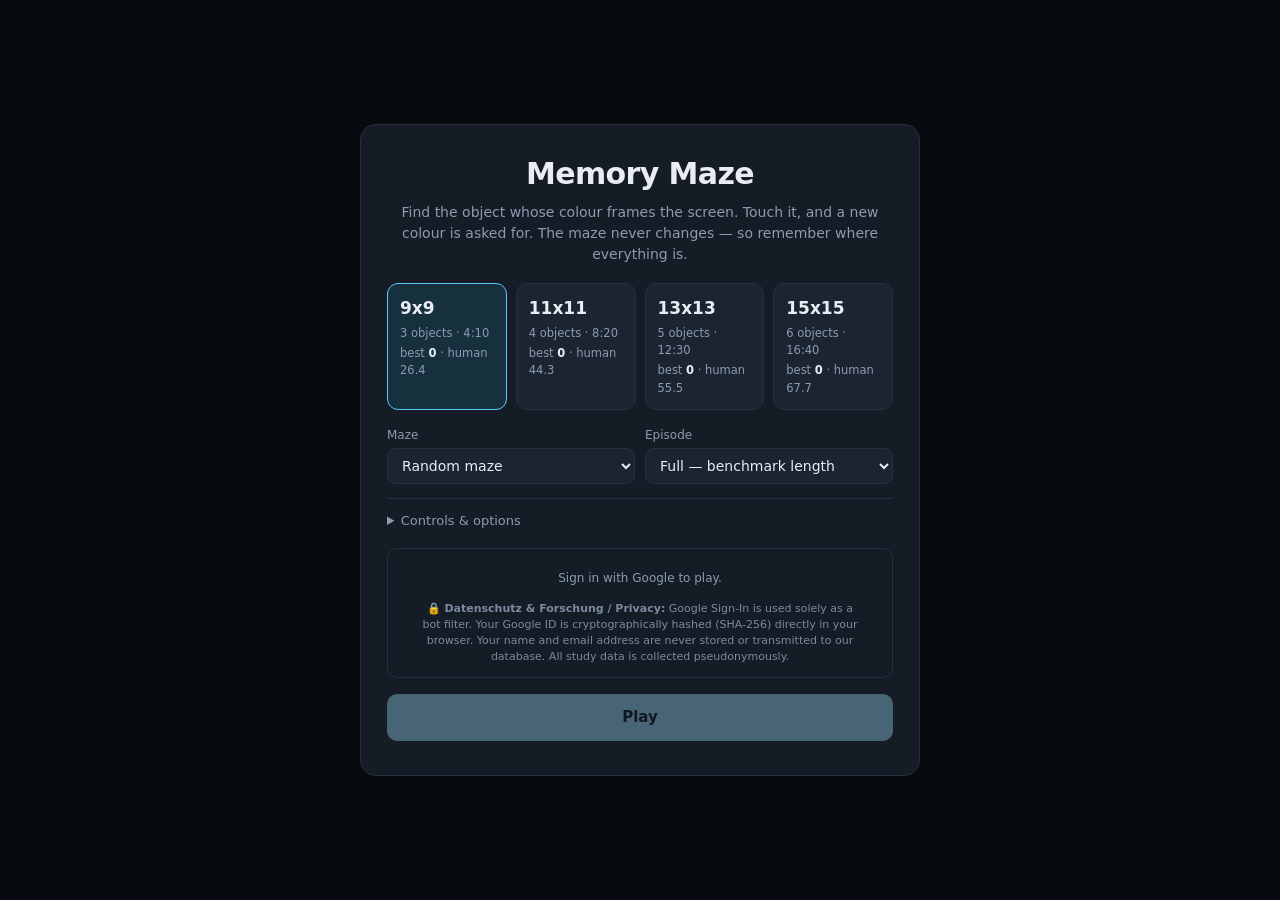
<file: index.html>
<!doctype html>
<html lang="en">
<head>
<meta charset="utf-8">
<title>Memory Maze</title>
<!-- GitHub Pages in "deploy from a branch" mode serves this repository root,
     where there is no game - the game is the web/ directory. Send visitors
     there. (With Pages set to the GitHub Actions source, web/ is published as
     the site root and this file is never served.) -->
<meta http-equiv="refresh" content="0; url=web/">
<link rel="canonical" href="web/">
<style>
  body { background: #0c1016; color: #e8edf4; font: 16px/1.6 ui-sans-serif, system-ui, sans-serif;
         display: grid; place-items: center; height: 100vh; margin: 0; text-align: center; }
  a { color: #5ac8fa; }
</style>
</head>
<body>
  <div>
    <h1>Memory Maze</h1>
    <p>Taking you to the game… <a href="web/">play now</a> if nothing happens.</p>
  </div>
  <script>location.replace('web/' + location.search + location.hash);</script>
</body>
</html>
</file>
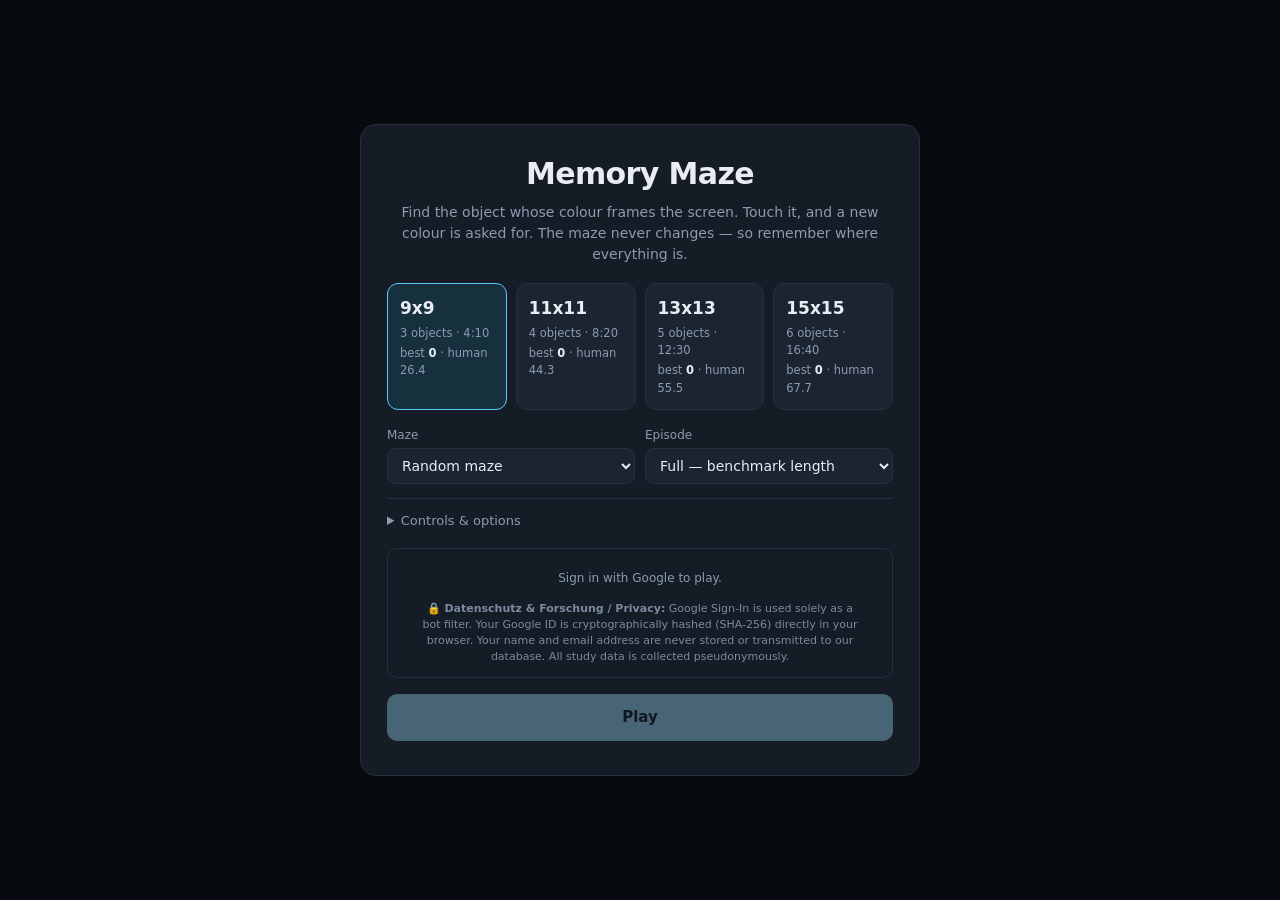
<file: web/index.html>
<!doctype html>
<html lang="en">
<head>
<meta charset="utf-8">
<meta name="viewport" content="width=device-width, initial-scale=1, viewport-fit=cover, user-scalable=no">
<meta name="theme-color" content="#0c1016">
<title>Memory Maze</title>
<link rel="manifest" href="manifest.webmanifest">
<link rel="icon" href="assets/icon.svg" type="image/svg+xml">
<link rel="stylesheet" href="style.css">
<script src="https://accounts.google.com/gsi/client" async defer></script>
</head>
<body>
<canvas id="view"></canvas>
<div id="border" hidden></div>

<div id="hud" hidden>
  <div class="hud-item"><span class="hud-label">find</span><span id="hudSwatch" class="swatch"></span></div>
  <div class="hud-item"><span class="hud-label">score</span><span id="hudScore" class="hud-value">0</span></div>
  <div class="hud-item"><span class="hud-label">time</span><span id="hudTime" class="hud-value">0:00</span></div>
</div>
<canvas id="practiceMap" hidden></canvas>

<div id="loading" class="overlay" hidden><div class="panel"><p>Loading maze…</p></div></div>

<div id="menu" class="overlay">
  <div class="panel wide">
    <h1>Memory Maze</h1>
    <p class="sub">Find the object whose colour frames the screen. Touch it, and a new colour is
      asked for. The maze never changes — so remember where everything is.</p>

    <div id="sizeGrid" class="grid"></div>

    <div class="row">
      <label>Maze
        <select id="levelSelect"></select>
      </label>
      <label>Episode
        <select id="timeSelect">
          <option value="1">Full — benchmark length</option>
          <option value="0.25">Short — quarter length</option>
        </select>
      </label>
    </div>

    <details class="opts">
      <summary>Controls &amp; options</summary>
      <div class="opt"><label><input type="checkbox" id="classicToggle"> Classic controls — forward + turn only, exactly like the RL environment</label></div>
      <div class="opt"><label><input type="checkbox" id="retroToggle"> Agent view — render at 64×64, what the RL agent actually sees</label></div>
      <div class="opt"><label><input type="checkbox" id="practiceToggle"> Practice — show the map while playing (unranked)</label></div>
      <div class="opt"><label><input type="checkbox" id="invertToggle"> Invert mouse Y</label></div>
      <div class="opt"><label>Mouse sensitivity <input type="range" id="sensRange" min="0.3" max="2.5" step="0.1"></label></div>
      <p class="keys"><b>W A S D</b> move · <b>mouse</b> look · <b>← →</b> turn · <b>Esc</b> pause · on a phone: left half to move, right half to look</p>
    </details>

    <div id="authSection" class="auth-section">
      <div id="g_id_signin"></div>
      <div id="playerInfo" class="player-info" hidden>
        <span id="playerGreeting"></span>
        <button id="signOutBtn" class="subtle-btn" type="button">Sign out</button>
      </div>
      <p id="authNote" class="auth-note">Sign in with Google to play.</p>
      <p class="privacy-note">
        🔒 <b>Datenschutz &amp; Forschung / Privacy:</b> Google Sign-In is used solely as a bot filter. Your Google ID is cryptographically hashed (SHA-256) directly in your browser. Your name and email address are never stored or transmitted to our database. All study data is collected pseudonymously.
      </p>
    </div>

    <button id="startBtn" class="primary">Play</button>
    <p id="menuError" class="error" hidden></p>
  </div>
</div>

<div id="pause" class="overlay" hidden>
  <div class="panel">
    <h2>Paused</h2>
    <button id="resumeBtn" class="primary">Resume</button>
    <button id="quitBtn">Give up</button>
  </div>
</div>

<div id="end" class="overlay" hidden>
  <div class="panel wide">
    <h2 id="endTitle">Time</h2>
    <p class="score"><span id="endScore">0</span> <span class="score-label">objects found</span></p>
    <p id="endNote" class="sub"></p>
    <canvas id="endMap" class="map"></canvas>
    <p class="sub small">Your route, and where the objects were.</p>
    <div class="row">
      <button id="againBtn" class="primary">Play again</button>
      <button id="endMenuBtn">Change maze</button>
    </div>
  </div>
</div>

<script type="module" src="src/main.js"></script>
</body>
</html>
</file>
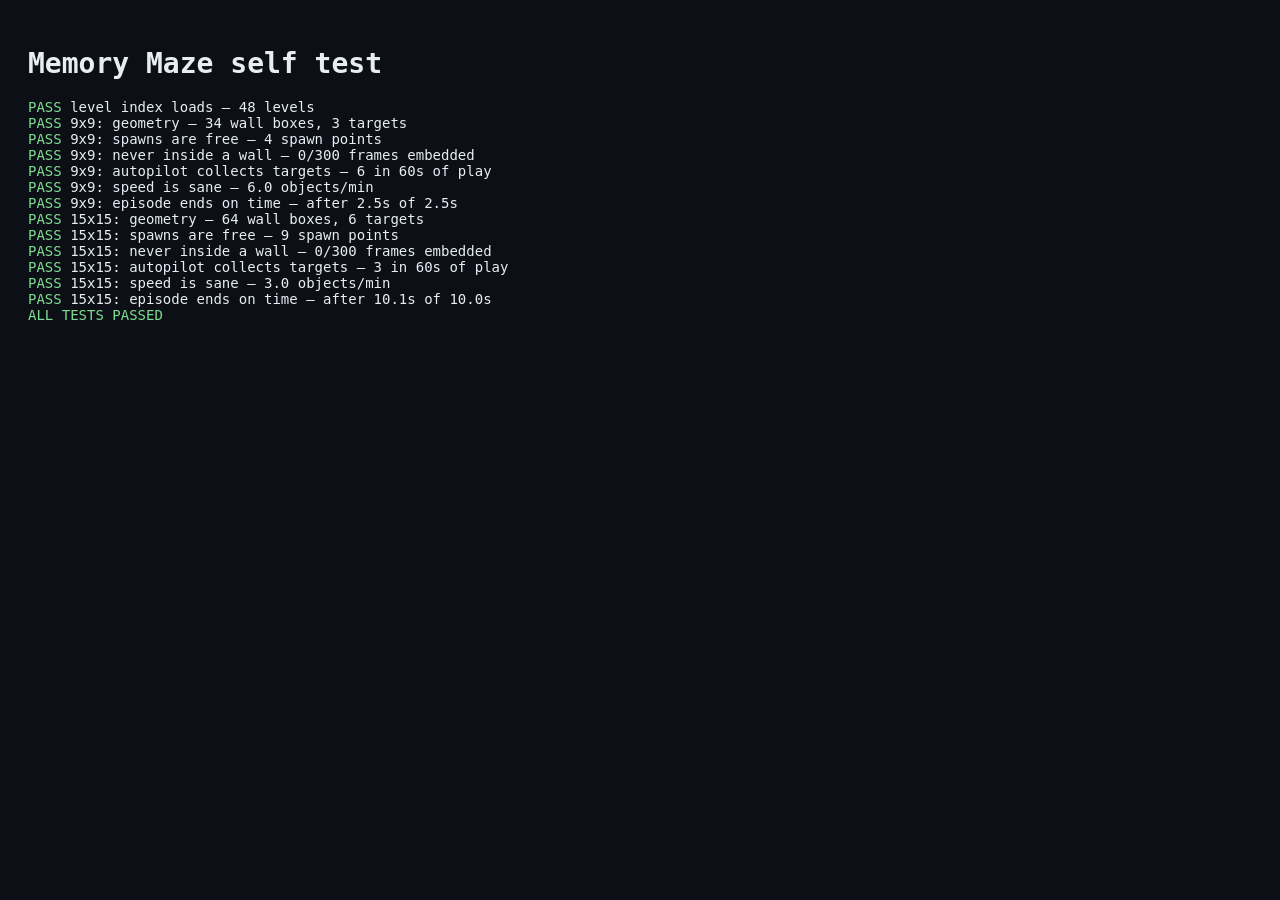
<file: web/test.html>
<!doctype html>
<html lang="en">
<head><meta charset="utf-8"><title>Memory Maze — self test</title>
<style>body{background:#0c1016;color:#e8edf4;font:14px ui-monospace,monospace;padding:20px}
.pass{color:#7ddc8f}.fail{color:#ff8b8b}</style></head>
<body><h1>Memory Maze self test</h1><pre id="out">running…</pre>
<script type="module">
// Headless check of the ported game logic: geometry, collision, scoring, timer.
// Open test.html in a browser, or run it headless:
//   google-chrome --headless=new --virtual-time-budget=30000 --dump-dom URL/test.html
import { loadLevel, loadLevelIndex } from './src/level.js';
import { Game } from './src/game.js';
import { PHYS } from './src/config.js';

const out = document.getElementById('out');
const log = [];
let failures = 0;
function check(name, ok, detail = '') {
  if (!ok) failures++;
  log.push(`<span class="${ok ? 'pass' : 'fail'}">${ok ? 'PASS' : 'FAIL'}</span> ${name}${detail ? ' — ' + detail : ''}`);
  out.innerHTML = log.join('\n');
}

const WALLS = new Set('*0123456789');
const cellOf = (level, x, y) => {
  const g = level.data.grid, s = level.data.xy_scale;
  return [Math.round(-y / s + g.y_offset), Math.round(x / s + g.x_offset)];
};
const worldOf = (level, r, c) => {
  const g = level.data.grid, s = level.data.xy_scale;
  return [(c - g.x_offset) * s, -(r - g.y_offset) * s];
};

function bfs(level, from, to) {
  const grid = level.data.grid.entity;
  const rows = grid.length, cols = grid[0].length;
  const key = (r, c) => r * cols + c;
  const prev = new Map();
  const q = [from];
  prev.set(key(...from), null);
  while (q.length) {
    const [r, c] = q.shift();
    if (r === to[0] && c === to[1]) break;
    for (const [dr, dc] of [[1, 0], [-1, 0], [0, 1], [0, -1]]) {
      const nr = r + dr, nc = c + dc;
      if (nr < 0 || nc < 0 || nr >= rows || nc >= cols) continue;
      if (WALLS.has(grid[nr][nc])) continue;
      if (prev.has(key(nr, nc))) continue;
      prev.set(key(nr, nc), [r, c]);
      q.push([nr, nc]);
    }
  }
  if (!prev.has(key(...to))) return null;
  const path = [];
  let cur = to;
  while (cur) { path.push(cur); cur = prev.get(key(...cur)); }
  return path.reverse();
}

// Drive the player along a cell path with the same command interface the
// keyboard produces, so this exercises the real movement code.
function autopilot(game, level, dt) {
  const p = game.player;
  const t = game.target;
  const path = bfs(level, cellOf(level, p.x, p.y), cellOf(level, t.x, t.y));
  if (!path) return { forward: 0, strafe: 0, turn: 0, mouseYaw: 0, mousePitch: 0 };
  // Aim at the next waypoint at least half a cell away, or the target itself.
  let aim = [t.x, t.y];
  for (const [r, c] of path) {
    const w = worldOf(level, r, c);
    if (Math.hypot(w[0] - p.x, w[1] - p.y) > 1.0) { aim = w; break; }
  }
  const want = Math.atan2(aim[1] - p.y, aim[0] - p.x);
  let d = want - p.yaw;
  while (d > Math.PI) d -= 2 * Math.PI;
  while (d < -Math.PI) d += 2 * Math.PI;
  const turn = Math.max(-1, Math.min(1, d / (PHYS.turnRate * dt * 4)));
  return { forward: Math.abs(d) < 0.6 ? 1 : 0.25, strafe: 0, turn, mouseYaw: 0, mousePitch: 0 };
}

function insideWall(level, x, y) {
  for (const b of level.boxes) {
    const cx = Math.max(b.minX, Math.min(x, b.maxX));
    const cy = Math.max(b.minY, Math.min(y, b.maxY));
    if (Math.hypot(x - cx, y - cy) < PHYS.ballRadius - 1e-3) return b;
  }
  return null;
}

async function run() {
  const index = await loadLevelIndex();
  check('level index loads', index.length > 0, `${index.length} levels`);

  for (const size of ['9x9', '15x15']) {
    const entry = index.find((l) => l.size === size);
    const level = await loadLevel(entry.file);
    check(`${size}: geometry`, level.boxes.length > 10 && level.targets.length === entry.n_targets,
      `${level.boxes.length} wall boxes, ${level.targets.length} targets`);
    check(`${size}: spawns are free`, level.spawns.every(([x, y]) => !insideWall(level, x, y)),
      `${level.spawns.length} spawn points`);

    // Walk straight into whatever is ahead for 5 s: must never end up in a wall.
    const g1 = new Game(level, { classicControls: true }, { seed: 4, timeScale: 1 });
    let embedded = 0;
    for (let i = 0; i < 300; i++) {
      g1.update(1 / 60, { forward: 1, strafe: 0, turn: i < 60 ? 0.4 : 0, mouseYaw: 0, mousePitch: 0 });
      if (insideWall(level, g1.player.x, g1.player.y)) embedded++;
    }
    check(`${size}: never inside a wall`, embedded === 0, `${embedded}/300 frames embedded`);

    // Autopilot: with a shortest-path policy the score should climb steadily.
    const dt = 1 / 30;
    const game = new Game(level, { classicControls: true }, { seed: 7, timeScale: 1 });
    const start = game.score;
    let steps = 0;
    while (!game.finished && steps < 60 * 30) { // cap at 60 s of simulated time
      game.update(dt, autopilot(game, level, dt));
      steps++;
    }
    const secs = (steps * dt).toFixed(0);
    check(`${size}: autopilot collects targets`, game.score - start >= 3,
      `${game.score} in ${secs}s of play`);
    check(`${size}: speed is sane`, game.score / (steps * dt) < 2,
      `${(game.score / (steps * dt) * 60).toFixed(1)} objects/min`);

    // Timer ends the episode.
    const g2 = new Game(level, { classicControls: true }, { seed: 1, timeScale: 0.01 });
    let ended = null;
    for (let i = 0; i < 2000 && !ended; i++) {
      if (g2.update(1 / 10, { forward: 0, strafe: 0, turn: 0, mouseYaw: 0, mousePitch: 0 }) === 'end') ended = i;
    }
    check(`${size}: episode ends on time`, ended !== null && Math.abs(g2.elapsed - g2.duration) < 0.2,
      `after ${g2.elapsed.toFixed(1)}s of ${g2.duration.toFixed(1)}s`);
  }
  log.push(failures ? `<span class="fail">${failures} FAILURES</span>` : '<span class="pass">ALL TESTS PASSED</span>');
  out.innerHTML = log.join('\n');
  document.title = failures ? 'FAIL' : 'OK';
}

run().catch((e) => { out.innerHTML += `\n<span class="fail">ERROR</span> ${e.stack || e}`; document.title = 'FAIL'; });
</script>
</body></html>
</file>
<file: web/style.css>
:root {
  --bg: #0c1016;
  --panel: #151c26;
  --line: #27313f;
  --text: #e8edf4;
  --muted: #8b9bb0;
  --accent: #5ac8fa;
  color-scheme: dark;
}
* { box-sizing: border-box; }
[hidden] { display: none !important; }
html, body { height: 100%; }
body {
  margin: 0;
  background: var(--bg);
  color: var(--text);
  font: 15px/1.5 ui-sans-serif, system-ui, -apple-system, "Segoe UI", Roboto, sans-serif;
  overflow: hidden;
  -webkit-tap-highlight-color: transparent;
}
body.playing { cursor: none; }

#view {
  position: fixed;
  left: 50%;
  top: 50%;
  width: min(100vw, 100vh);
  height: min(100vw, 100vh);
  transform: translate(-50%, -50%);
  display: block;
  touch-action: none;
}
/* Agent view: 64x64 pixelated square */
#view.retro {
  image-rendering: pixelated;
}

#border {
  position: fixed;
  left: 50%;
  top: 50%;
  width: min(100vw, 100vh);
  height: min(100vw, 100vh);
  transform: translate(-50%, -50%);
  border: 2.2vmin solid #000;
  pointer-events: none;
  transition: border-color 120ms linear;
}
#border.flash { animation: flash 260ms ease-out; }
@keyframes flash { from { filter: brightness(3); } to { filter: brightness(1); } }

#hud {
  position: fixed;
  top: max(3.2vmin, env(safe-area-inset-top));
  left: 50%;
  transform: translateX(-50%);
  display: flex;
  gap: 18px;
  padding: 7px 16px;
  background: rgba(10, 14, 20, 0.62);
  border: 1px solid var(--line);
  border-radius: 999px;
  backdrop-filter: blur(6px);
  pointer-events: none;
  font-variant-numeric: tabular-nums;
}
.hud-item { display: flex; align-items: center; gap: 7px; }
.hud-label { color: var(--muted); font-size: 11px; letter-spacing: 0.09em; text-transform: uppercase; }
.hud-value { font-size: 17px; font-weight: 600; }
.swatch { width: 17px; height: 17px; border-radius: 50%; box-shadow: 0 0 0 2px rgba(255,255,255,0.22); }

#practiceMap {
  position: fixed;
  right: 3.2vmin;
  bottom: 3.2vmin;
  width: min(30vw, 230px);
  height: min(30vw, 230px);
  border: 1px solid var(--line);
  border-radius: 10px;
  background: rgba(10, 14, 20, 0.75);
  pointer-events: none;
}

.overlay {
  position: fixed;
  inset: 0;
  display: grid;
  place-items: center;
  padding: 20px;
  background: rgba(7, 10, 14, 0.82);
  backdrop-filter: blur(9px);
  overflow: auto;
  z-index: 10;
}
.panel {
  width: 100%;
  max-width: 420px;
  background: var(--panel);
  border: 1px solid var(--line);
  border-radius: 16px;
  padding: 26px;
  text-align: center;
}
.panel.wide { max-width: 560px; }
h1 { margin: 0 0 6px; font-size: 30px; letter-spacing: -0.02em; }
h2 { margin: 0 0 10px; font-size: 22px; }
.sub { margin: 0 0 18px; color: var(--muted); font-size: 14px; }
.sub.small { font-size: 12.5px; margin-top: 10px; }
.error { color: #ff8b8b; font-size: 13px; }

.grid { display: grid; grid-template-columns: repeat(auto-fit, minmax(118px, 1fr)); gap: 9px; margin-bottom: 16px; }
.card {
  display: flex; flex-direction: column; gap: 3px; align-items: flex-start;
  padding: 12px; border-radius: 11px; cursor: pointer; text-align: left;
  background: #1b2430; border: 1px solid var(--line); color: var(--text);
  font: inherit;
}
.card:hover { border-color: #3c4b5e; }
.card.on { border-color: var(--accent); background: #17303d; }
.card-size { font-size: 17px; font-weight: 650; }
.card-meta, .card-stat { font-size: 11.5px; color: var(--muted); }
.card-stat b { color: var(--text); }

.row { display: flex; gap: 10px; flex-wrap: wrap; justify-content: center; margin-bottom: 14px; }
.row label { flex: 1 1 180px; text-align: left; font-size: 12px; color: var(--muted); }
select, input[type=range] { width: 100%; margin-top: 4px; }
select {
  padding: 8px 10px; border-radius: 9px; background: #1b2430;
  color: var(--text); border: 1px solid var(--line); font: inherit; font-size: 14px;
}

.opts { text-align: left; margin-bottom: 18px; border-top: 1px solid var(--line); padding-top: 12px; }
summary { cursor: pointer; color: var(--muted); font-size: 13px; }
.opt { margin: 10px 0; font-size: 13.5px; }
.opt label { display: flex; align-items: center; gap: 9px; }
.opt input[type=range] { flex: 1; }
.keys { color: var(--muted); font-size: 12.5px; }

button {
  padding: 11px 20px; border-radius: 10px; font: inherit; font-weight: 600; cursor: pointer;
  background: #202b39; color: var(--text); border: 1px solid var(--line);
}
button:hover { border-color: #46586e; }
button.primary { background: var(--accent); color: #06131b; border-color: transparent; }
button.primary:hover { filter: brightness(1.08); }
button:disabled { opacity: 0.45; cursor: not-allowed; filter: grayscale(0.5); }
#startBtn, #resumeBtn { width: 100%; margin-bottom: 8px; }
#quitBtn { width: 100%; }

.auth-section {
  display: flex;
  flex-direction: column;
  align-items: center;
  gap: 8px;
  margin: 14px 0 16px;
  padding: 12px;
  border-radius: 10px;
  background: #141c26;
  border: 1px solid var(--line);
}
.player-info {
  display: flex;
  align-items: center;
  justify-content: space-between;
  width: 100%;
  font-size: 13.5px;
}
.auth-note {
  font-size: 12px;
  color: var(--muted);
  margin: 0;
}
.privacy-note {
  font-size: 11px;
  line-height: 1.45;
  color: #7b8b9e;
  text-align: center;
  margin: 6px 0 0;
  max-width: 440px;
}
.subtle-btn {
  padding: 4px 10px;
  font-size: 12px;
  background: transparent;
  border: 1px solid var(--line);
  color: var(--muted);
  border-radius: 6px;
}
.subtle-btn:hover {
  color: var(--text);
  border-color: #46586e;
}

.score { margin: 4px 0 10px; font-size: 54px; font-weight: 700; line-height: 1; }
.score-label { font-size: 14px; font-weight: 400; color: var(--muted); }
.map { width: 100%; aspect-ratio: 1; max-height: 46vh; border-radius: 11px; background: #0c1016; border: 1px solid var(--line); }
</file>
